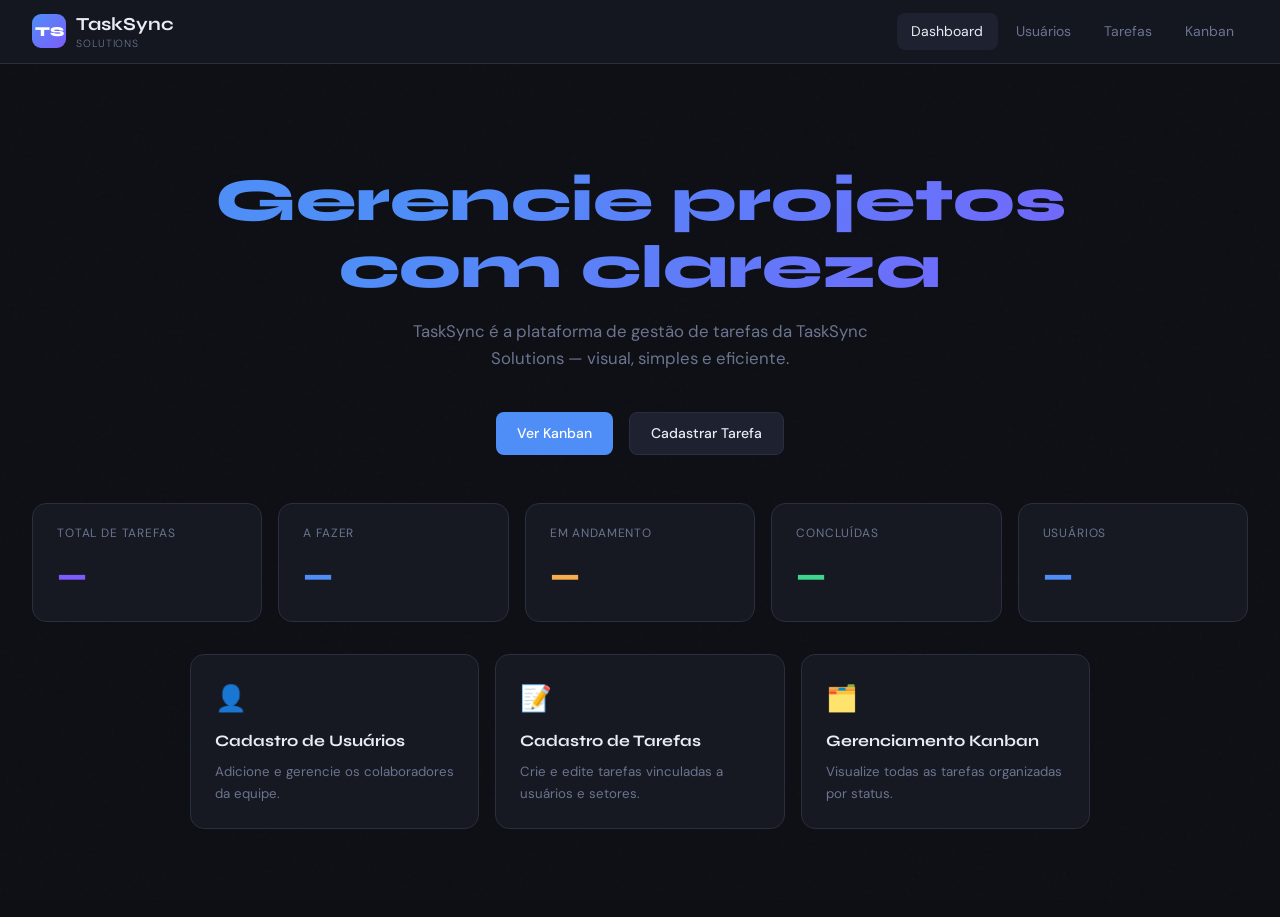
<file: index.html>
<!-- Davi de Assis Fabricio -->
<!DOCTYPE html>
<html lang="pt-BR">
<head>
  <meta charset="UTF-8" />
  <meta name="viewport" content="width=device-width, initial-scale=1.0" />
  <title>TaskSync — Dashboard</title>
  <link rel="stylesheet" href="frontend/css/style.css" />
  <style>
    .hero {
      text-align: center;
      padding: 4rem 2rem 3rem;
    }
    .hero h1 {
      font-family: var(--font-head);
      font-size: clamp(2.2rem, 5vw, 3.8rem);
      font-weight: 800;
      line-height: 1.1;
      background: linear-gradient(135deg, var(--accent) 30%, var(--accent-2));
      -webkit-background-clip: text;
      -webkit-text-fill-color: transparent;
      background-clip: text;
    }
    .hero p {
      color: var(--muted);
      max-width: 520px;
      margin: 1rem auto 2.5rem;
      font-size: 1.05rem;
    }
    .hero-actions { display: flex; gap: 1rem; justify-content: center; flex-wrap: wrap; }
    .quick-links  {
      display: grid;
      grid-template-columns: repeat(auto-fit, minmax(220px, 1fr));
      gap: 1rem;
      max-width: 900px;
      margin: 0 auto 3rem;
    }
    .quick-card {
      background: var(--surface);
      border: 1px solid var(--border);
      border-radius: var(--radius);
      padding: 1.5rem;
      text-decoration: none;
      color: var(--text);
      transition: border-color .2s, transform .2s;
      display: flex; flex-direction: column; gap: .5rem;
    }
    .quick-card:hover { border-color: var(--accent); transform: translateY(-3px); }
    .quick-card .icon { font-size: 1.6rem; }
    .quick-card h3 { font-family: var(--font-head); font-weight: 700; font-size: 1rem; }
    .quick-card p  { font-size: .83rem; color: var(--muted); }
  </style>
</head>
<body>

<!-- ── Navbar ── -->
<nav class="navbar">
  <a class="navbar-brand" href="index.html">
    <div class="logo-mark">TS</div>
    <div>
      <div class="brand-name">TaskSync</div>
      <div class="brand-tag">Solutions</div>
    </div>
  </a>
  <div class="nav-links">
    <a href="index.html"><span>Dashboard</span></a>
    <a href="frontend/usuarios.html"><span>Usuários</span></a>
    <a href="frontend/tarefas.html"><span>Tarefas</span></a>
    <a href="frontend/kanban.html"><span>Kanban</span></a>
  </div>
</nav>

<!-- ── Hero ── -->
<div class="page">
  <div class="hero">
    <h1>Gerencie projetos<br/>com clareza</h1>
    <p>TaskSync é a plataforma de gestão de tarefas da TaskSync Solutions — visual, simples e eficiente.</p>
    <div class="hero-actions">
      <a href="frontend/kanban.html" class="btn btn-primary">Ver Kanban</a>
      <a href="frontend/tarefas.html" class="btn btn-ghost">Cadastrar Tarefa</a>
    </div>
  </div>

  <!-- Stats -->
  <div class="stats-grid" id="stats-grid">
    <div class="stat-card"><div class="stat-label">Total de Tarefas</div><div class="stat-value purple" id="stat-total">—</div></div>
    <div class="stat-card"><div class="stat-label">A Fazer</div><div class="stat-value blue" id="stat-todo">—</div></div>
    <div class="stat-card"><div class="stat-label">Em Andamento</div><div class="stat-value orange" id="stat-doing">—</div></div>
    <div class="stat-card"><div class="stat-label">Concluídas</div><div class="stat-value green" id="stat-done">—</div></div>
    <div class="stat-card"><div class="stat-label">Usuários</div><div class="stat-value blue" id="stat-users">—</div></div>
  </div>

  <!-- Quick links -->
  <div class="quick-links">
    <a href="frontend/usuarios.html" class="quick-card">
      <div class="icon">👤</div>
      <h3>Cadastro de Usuários</h3>
      <p>Adicione e gerencie os colaboradores da equipe.</p>
    </a>
    <a href="frontend/tarefas.html" class="quick-card">
      <div class="icon">📝</div>
      <h3>Cadastro de Tarefas</h3>
      <p>Crie e edite tarefas vinculadas a usuários e setores.</p>
    </a>
    <a href="frontend/kanban.html" class="quick-card">
      <div class="icon">🗂️</div>
      <h3>Gerenciamento Kanban</h3>
      <p>Visualize todas as tarefas organizadas por status.</p>
    </a>
  </div>
</div>

<script src="frontend/js/utils.js"></script>
<script>
// index.html fica na raiz — corrige os caminhos relativos
API.usuarios = 'backend/api/usuarios.php';
API.tarefas  = 'backend/api/tarefas.php';

(async () => {
  const [tr, ur] = await Promise.all([
    apiFetch(API.tarefas),
    apiFetch(API.usuarios),
  ]);
  const tarefas = tr.data || [];
  const usuarios = ur.data || [];
  document.getElementById('stat-total').textContent = tarefas.length;
  document.getElementById('stat-todo').textContent  = tarefas.filter(t => t.status === 'a_fazer').length;
  document.getElementById('stat-doing').textContent = tarefas.filter(t => t.status === 'fazendo').length;
  document.getElementById('stat-done').textContent  = tarefas.filter(t => t.status === 'concluido').length;
  document.getElementById('stat-users').textContent = usuarios.length;
})();
</script>
</body>
</html>
</file>
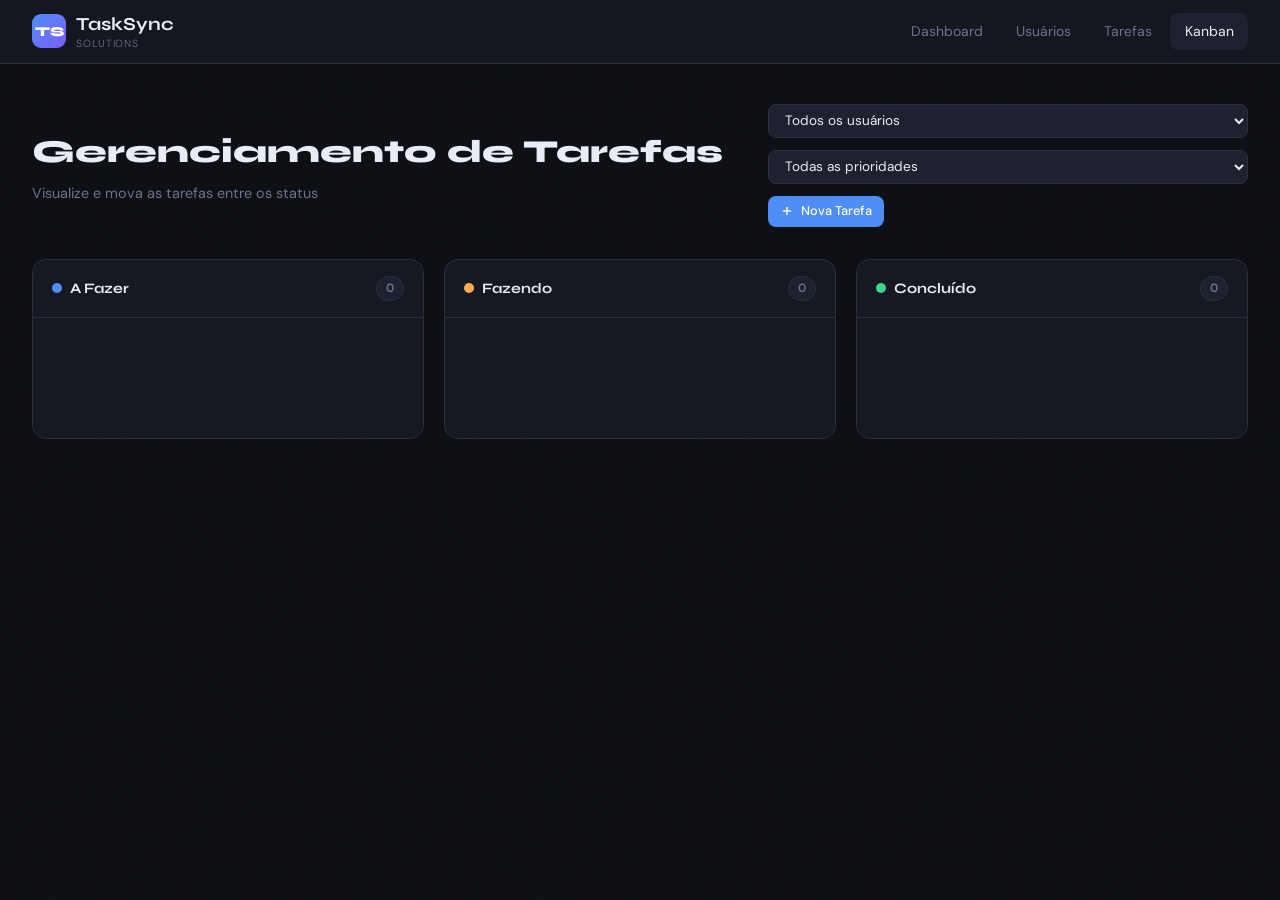
<file: frontend/kanban.html>
<!-- Davi de Assis Fabricio -->
<!DOCTYPE html>
<html lang="pt-BR">
<head>
  <meta charset="UTF-8" />
  <meta name="viewport" content="width=device-width, initial-scale=1.0" />
  <title>TaskSync — Kanban</title>
  <link rel="stylesheet" href="css/style.css" />
</head>
<body>

<nav class="navbar">
  <a class="navbar-brand" href="../index.html">
    <div class="logo-mark">TS</div>
    <div><div class="brand-name">TaskSync</div><div class="brand-tag">Solutions</div></div>
  </a>
  <div class="nav-links">
    <a href="../index.html">Dashboard</a>
    <a href="usuarios.html">Usuários</a>
    <a href="tarefas.html">Tarefas</a>
    <a href="kanban.html" class="active">Kanban</a>
  </div>
</nav>

<div class="page">
  <div class="page-header" style="display:flex;align-items:center;justify-content:space-between;flex-wrap:wrap;gap:1rem">
    <div>
      <h1>Gerenciamento de Tarefas</h1>
      <p>Visualize e mova as tarefas entre os status</p>
    </div>
    <div style="display:flex;gap:.75rem;align-items:center;flex-wrap:wrap">
      <select id="filtro-usuario" onchange="aplicarFiltro()" style="font-size:.85rem;padding:.4rem .75rem">
        <option value="">Todos os usuários</option>
      </select>
      <select id="filtro-prio" onchange="aplicarFiltro()" style="font-size:.85rem;padding:.4rem .75rem">
        <option value="">Todas as prioridades</option>
        <option value="alta">Alta</option>
        <option value="media">Média</option>
        <option value="baixa">Baixa</option>
      </select>
      <a href="tarefas.html" class="btn btn-primary btn-sm">
        <svg width="14" height="14" viewBox="0 0 24 24" fill="none" stroke="currentColor" stroke-width="2.5"><line x1="12" y1="5" x2="12" y2="19"/><line x1="5" y1="12" x2="19" y2="12"/></svg>
        Nova Tarefa
      </a>
    </div>
  </div>

  <div class="kanban">
    <!-- A Fazer -->
    <div class="kanban-col">
      <div class="kanban-header">
        <div class="kanban-title">
          <span class="kanban-dot dot-todo"></span>
          A Fazer
        </div>
        <span class="kanban-count" id="cnt-todo">0</span>
      </div>
      <div class="kanban-body" id="col-todo"></div>
    </div>

    <!-- Fazendo -->
    <div class="kanban-col">
      <div class="kanban-header">
        <div class="kanban-title">
          <span class="kanban-dot dot-doing"></span>
          Fazendo
        </div>
        <span class="kanban-count" id="cnt-doing">0</span>
      </div>
      <div class="kanban-body" id="col-doing"></div>
    </div>

    <!-- Concluído -->
    <div class="kanban-col">
      <div class="kanban-header">
        <div class="kanban-title">
          <span class="kanban-dot dot-done"></span>
          Concluído
        </div>
        <span class="kanban-count" id="cnt-done">0</span>
      </div>
      <div class="kanban-body" id="col-done"></div>
    </div>
  </div>
</div>

<!-- Modal editar tarefa -->
<div class="modal-backdrop" id="modal-edit" style="display:none">
  <div class="modal">
    <div class="modal-header">
      <h2>Editar Tarefa</h2>
      <button class="modal-close" onclick="closeModal()">✕</button>
    </div>
    <div class="form-grid">
      <div>
        <label for="e-usuario_id">Responsável</label>
        <select id="e-usuario_id"></select>
      </div>
      <div>
        <label for="e-descricao">Descrição</label>
        <textarea id="e-descricao"></textarea>
      </div>
      <div class="form-row">
        <div>
          <label for="e-setor">Setor</label>
          <input type="text" id="e-setor" />
        </div>
        <div>
          <label for="e-prioridade">Prioridade</label>
          <select id="e-prioridade">
            <option value="baixa">🟢 Baixa</option>
            <option value="media">🟡 Média</option>
            <option value="alta">🔴 Alta</option>
          </select>
        </div>
      </div>
    </div>
    <div class="modal-footer">
      <button class="btn btn-ghost" onclick="closeModal()">Cancelar</button>
      <button class="btn btn-primary" onclick="confirmarEdit()">Salvar</button>
    </div>
  </div>
</div>

<!-- Modal excluir -->
<div class="modal-backdrop" id="modal-delete" style="display:none">
  <div class="modal">
    <div class="modal-header">
      <h2>Confirmar exclusão</h2>
      <button class="modal-close" onclick="closeDelete()">✕</button>
    </div>
    <p style="color:var(--muted);font-size:.9rem">Esta ação é irreversível. Confirma a exclusão da tarefa?</p>
    <div class="modal-footer">
      <button class="btn btn-ghost" onclick="closeDelete()">Cancelar</button>
      <button class="btn btn-danger" onclick="confirmarDelete()">Excluir</button>
    </div>
  </div>
</div>

<script src="js/utils.js"></script>
<script>
let tarefas  = [];
let usuarios = [];
let editId   = null;
let deleteId = null;

async function init() {
  const [tr, ur] = await Promise.all([apiFetch(API.tarefas), apiFetch(API.usuarios)]);
  tarefas  = tr.data  || [];
  usuarios = ur.data  || [];

  // Preencher filtro de usuário
  const sel = document.getElementById('filtro-usuario');
  sel.innerHTML = `<option value="">Todos os usuários</option>` +
    usuarios.map(u => `<option value="${u.id}">${u.nome}</option>`).join('');

  // Preencher select de edição
  document.getElementById('e-usuario_id').innerHTML =
    usuarios.map(u => `<option value="${u.id}">${u.nome} — ${u.setor}</option>`).join('');

  renderKanban(tarefas);
}

function aplicarFiltro() {
  const uid  = document.getElementById('filtro-usuario').value;
  const prio = document.getElementById('filtro-prio').value;
  let lista  = tarefas;
  if (uid)  lista = lista.filter(t => t.usuario_id == uid);
  if (prio) lista = lista.filter(t => t.prioridade === prio);
  renderKanban(lista);
}

function renderKanban(lista) {
  const groups = { a_fazer: [], fazendo: [], concluido: [] };
  lista.forEach(t => (groups[t.status] ??= []).push(t));

  renderCol('col-todo',  'cnt-todo',  groups.a_fazer);
  renderCol('col-doing', 'cnt-doing', groups.fazendo);
  renderCol('col-done',  'cnt-done',  groups.concluido);
}

function renderCol(colId, cntId, items) {
  document.getElementById(cntId).textContent = items.length;
  const col = document.getElementById(colId);
  if (!items.length) {
    col.innerHTML = `
      <div class="empty-state">
        <svg width="32" height="32" viewBox="0 0 24 24" fill="none" stroke="currentColor" stroke-width="1.5"><rect x="3" y="3" width="18" height="18" rx="2"/><line x1="9" y1="9" x2="15" y2="9"/><line x1="9" y1="13" x2="13" y2="13"/></svg>
        <p>Nenhuma tarefa aqui</p>
      </div>`;
    return;
  }
  col.innerHTML = items.map(t => `
    <div class="task-card ${t.prioridade}">
      <div class="task-top">
        <div class="task-desc">${t.descricao}</div>
        <span class="badge badge-${t.prioridade}">${prioLabel(t.prioridade)}</span>
      </div>
      <div class="task-meta">
        <span>
          <svg width="11" height="11" viewBox="0 0 24 24" fill="none" stroke="currentColor" stroke-width="2.5"><path d="M20 21v-2a4 4 0 0 0-4-4H8a4 4 0 0 0-4 4v2"/><circle cx="12" cy="7" r="4"/></svg>
          ${t.usuario_nome}
        </span>
        <span>
          <svg width="11" height="11" viewBox="0 0 24 24" fill="none" stroke="currentColor" stroke-width="2.5"><rect x="2" y="3" width="20" height="14" rx="2"/><line x1="8" y1="21" x2="16" y2="21"/><line x1="12" y1="17" x2="12" y2="21"/></svg>
          ${t.setor}
        </span>
        <span>
          <svg width="11" height="11" viewBox="0 0 24 24" fill="none" stroke="currentColor" stroke-width="2.5"><rect x="3" y="4" width="18" height="18" rx="2"/><line x1="16" y1="2" x2="16" y2="6"/><line x1="8" y1="2" x2="8" y2="6"/><line x1="3" y1="10" x2="21" y2="10"/></svg>
          ${formatDate(t.criado_em)}
        </span>
        <span style="color:var(--muted);font-size:.68rem">#${t.id}</span>
      </div>
      <div class="task-actions">
        <select class="status-select" onchange="alterarStatus(${t.id}, this.value)">
          <option value="a_fazer"   ${t.status==='a_fazer'   ?'selected':''}>A Fazer</option>
          <option value="fazendo"   ${t.status==='fazendo'   ?'selected':''}>Fazendo</option>
          <option value="concluido" ${t.status==='concluido' ?'selected':''}>Concluído</option>
        </select>
        <button class="btn btn-ghost btn-sm" onclick="editarTarefa(${t.id})" title="Editar">
          <svg width="13" height="13" viewBox="0 0 24 24" fill="none" stroke="currentColor" stroke-width="2.5"><path d="M11 4H4a2 2 0 0 0-2 2v14a2 2 0 0 0 2 2h14a2 2 0 0 0 2-2v-7"/><path d="M18.5 2.5a2.121 2.121 0 0 1 3 3L12 15l-4 1 1-4 9.5-9.5z"/></svg>
        </button>
        <button class="btn btn-ghost btn-sm" onclick="confirmarExclusao(${t.id})" title="Excluir">
          <svg width="13" height="13" viewBox="0 0 24 24" fill="none" stroke="currentColor" stroke-width="2.5"><polyline points="3 6 5 6 21 6"/><path d="M19 6l-1 14H6L5 6"/></svg>
        </button>
      </div>
    </div>
  `).join('');
}

async function alterarStatus(id, status) {
  const r = await apiFetch(API.tarefas + '?id=' + id, {
    method: 'PUT',
    body: JSON.stringify({ status }),
  });
  if (r.success) {
    const t = tarefas.find(x => x.id == id);
    if (t) t.status = status;
    aplicarFiltro();
    toast('Status atualizado!');
  } else toast(r.message || 'Erro ao atualizar.', 'error');
}

function editarTarefa(id) {
  const t = tarefas.find(x => x.id == id);
  if (!t) return;
  editId = id;
  document.getElementById('e-usuario_id').value = t.usuario_id;
  document.getElementById('e-descricao').value   = t.descricao;
  document.getElementById('e-setor').value        = t.setor;
  document.getElementById('e-prioridade').value   = t.prioridade;
  document.getElementById('modal-edit').style.display = 'flex';
}

async function confirmarEdit() {
  const body = {
    usuario_id: document.getElementById('e-usuario_id').value,
    descricao:  document.getElementById('e-descricao').value.trim(),
    setor:      document.getElementById('e-setor').value.trim(),
    prioridade: document.getElementById('e-prioridade').value,
  };
  if (!body.descricao || !body.setor) { toast('Preencha todos os campos.','error'); return; }
  const r = await apiFetch(API.tarefas + '?id=' + editId, { method: 'PUT', body: JSON.stringify(body) });
  closeModal();
  if (r.success) { toast('Tarefa atualizada!'); await init(); aplicarFiltro(); }
  else toast(r.message || 'Erro.', 'error');
}

function confirmarExclusao(id) { deleteId = id; document.getElementById('modal-delete').style.display = 'flex'; }

async function confirmarDelete() {
  const r = await apiFetch(API.tarefas + '?id=' + deleteId, { method: 'DELETE' });
  closeDelete();
  if (r.success) { toast('Tarefa excluída.'); tarefas = tarefas.filter(t => t.id != deleteId); aplicarFiltro(); }
  else toast(r.message || 'Erro.', 'error');
}

function closeModal()  { document.getElementById('modal-edit').style.display   = 'none'; editId   = null; }
function closeDelete() { document.getElementById('modal-delete').style.display = 'none'; deleteId = null; }

init();
</script>
</body>
</html>
</file>
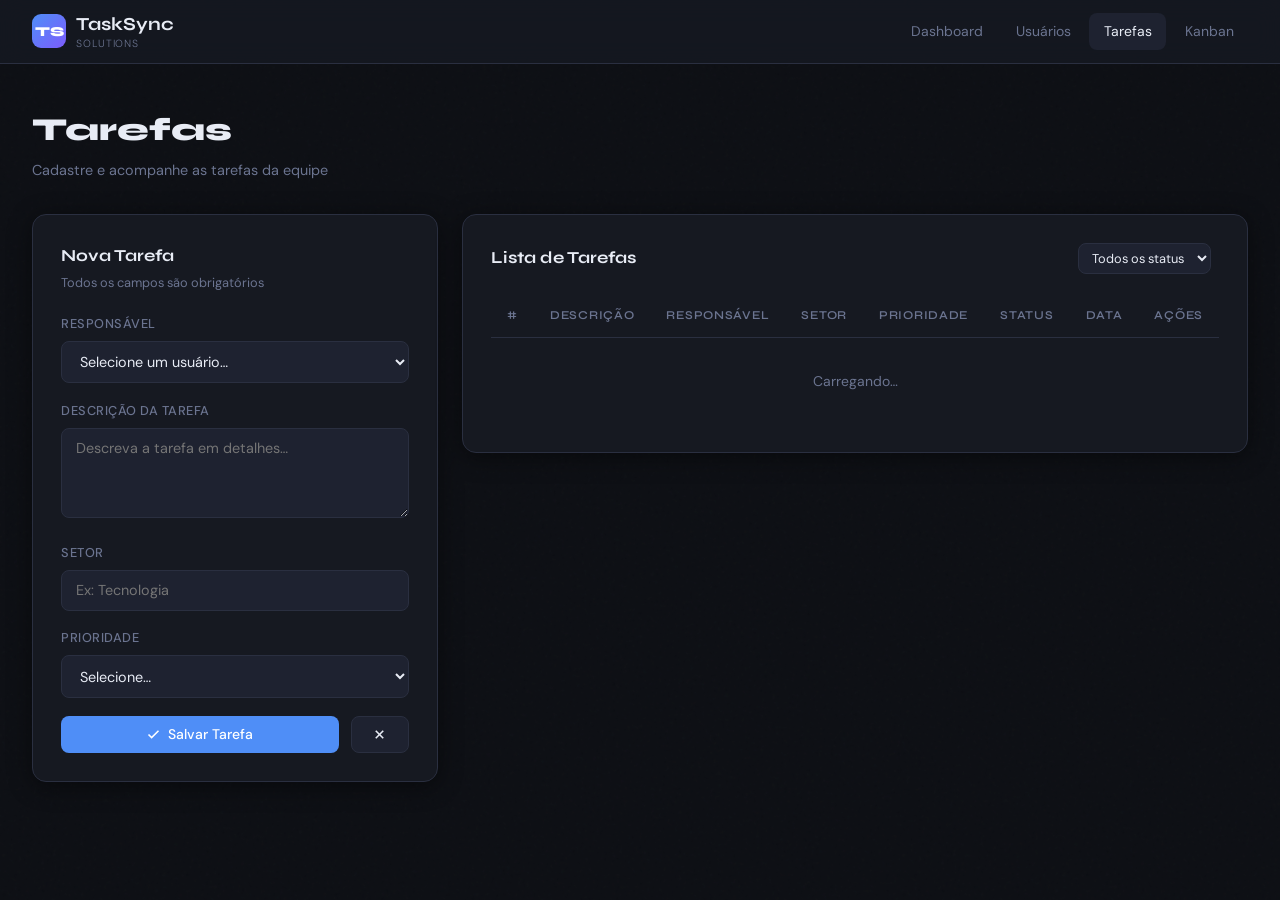
<file: frontend/tarefas.html>
<!-- Davi de Assis Fabricio -->
<!DOCTYPE html>
<html lang="pt-BR">
<head>
  <meta charset="UTF-8" />
  <meta name="viewport" content="width=device-width, initial-scale=1.0" />
  <title>TaskSync — Tarefas</title>
  <link rel="stylesheet" href="css/style.css" />
</head>
<body>

<nav class="navbar">
  <a class="navbar-brand" href="../index.html">
    <div class="logo-mark">TS</div>
    <div><div class="brand-name">TaskSync</div><div class="brand-tag">Solutions</div></div>
  </a>
  <div class="nav-links">
    <a href="../index.html">Dashboard</a>
    <a href="usuarios.html">Usuários</a>
    <a href="tarefas.html" class="active">Tarefas</a>
    <a href="kanban.html">Kanban</a>
  </div>
</nav>

<div class="page">
  <div class="page-header">
    <h1>Tarefas</h1>
    <p>Cadastre e acompanhe as tarefas da equipe</p>
  </div>

  <div style="display:grid;grid-template-columns:1fr 1.8fr;gap:1.5rem;align-items:start">

    <!-- Formulário -->
    <div class="card" id="form-card">
      <div style="margin-bottom:1.25rem">
        <h2 style="font-family:var(--font-head);font-weight:700;font-size:1.05rem" id="form-title">Nova Tarefa</h2>
        <p style="font-size:.8rem;color:var(--muted);margin-top:.2rem">Todos os campos são obrigatórios</p>
      </div>

      <div class="form-grid">
        <div>
          <label for="usuario_id">Responsável</label>
          <select id="usuario_id" required>
            <option value="">Selecione um usuário…</option>
          </select>
        </div>
        <div>
          <label for="descricao">Descrição da tarefa</label>
          <textarea id="descricao" placeholder="Descreva a tarefa em detalhes…" required></textarea>
        </div>
        <div class="form-row">
          <div>
            <label for="setor">Setor</label>
            <input type="text" id="setor" placeholder="Ex: Tecnologia" required />
          </div>
          <div>
            <label for="prioridade">Prioridade</label>
            <select id="prioridade" required>
              <option value="">Selecione…</option>
              <option value="baixa">🟢 Baixa</option>
              <option value="media">🟡 Média</option>
              <option value="alta">🔴 Alta</option>
            </select>
          </div>
        </div>
        <div style="display:flex;gap:.75rem">
          <button class="btn btn-primary btn-full" id="btn-salvar" onclick="salvarTarefa()">
            <svg width="15" height="15" viewBox="0 0 24 24" fill="none" stroke="currentColor" stroke-width="2.5"><polyline points="20 6 9 17 4 12"/></svg>
            Salvar Tarefa
          </button>
          <button class="btn btn-ghost" onclick="resetForm()" title="Limpar">
            <svg width="15" height="15" viewBox="0 0 24 24" fill="none" stroke="currentColor" stroke-width="2.5"><line x1="18" y1="6" x2="6" y2="18"/><line x1="6" y1="6" x2="18" y2="18"/></svg>
          </button>
        </div>
      </div>
    </div>

    <!-- Lista de tarefas -->
    <div class="card">
      <div style="display:flex;align-items:center;justify-content:space-between;margin-bottom:1.25rem;flex-wrap:wrap;gap:.5rem">
        <h2 style="font-family:var(--font-head);font-weight:700;font-size:1.05rem">Lista de Tarefas</h2>
        <div style="display:flex;gap:.5rem;align-items:center">
          <select id="filtro-status" onchange="aplicarFiltro()" style="font-size:.8rem;padding:.3rem .6rem">
            <option value="">Todos os status</option>
            <option value="a_fazer">A Fazer</option>
            <option value="fazendo">Fazendo</option>
            <option value="concluido">Concluído</option>
          </select>
          <span id="task-count" style="font-size:.8rem;color:var(--muted)"></span>
        </div>
      </div>
      <div class="table-wrap">
        <table>
          <thead>
            <tr>
              <th>#</th>
              <th>Descrição</th>
              <th>Responsável</th>
              <th>Setor</th>
              <th>Prioridade</th>
              <th>Status</th>
              <th>Data</th>
              <th>Ações</th>
            </tr>
          </thead>
          <tbody id="tasks-tbody">
            <tr><td colspan="8" style="text-align:center;color:var(--muted);padding:2rem">Carregando…</td></tr>
          </tbody>
        </table>
      </div>
    </div>

  </div>
</div>

<!-- Modal editar tarefa -->
<div class="modal-backdrop" id="modal-edit" style="display:none">
  <div class="modal">
    <div class="modal-header">
      <h2>Editar Tarefa</h2>
      <button class="modal-close" onclick="closeModal('modal-edit')">✕</button>
    </div>
    <div class="form-grid">
      <div>
        <label for="e-usuario_id">Responsável</label>
        <select id="e-usuario_id"></select>
      </div>
      <div>
        <label for="e-descricao">Descrição</label>
        <textarea id="e-descricao"></textarea>
      </div>
      <div class="form-row">
        <div>
          <label for="e-setor">Setor</label>
          <input type="text" id="e-setor" />
        </div>
        <div>
          <label for="e-prioridade">Prioridade</label>
          <select id="e-prioridade">
            <option value="baixa">🟢 Baixa</option>
            <option value="media">🟡 Média</option>
            <option value="alta">🔴 Alta</option>
          </select>
        </div>
      </div>
    </div>
    <div class="modal-footer">
      <button class="btn btn-ghost" onclick="closeModal('modal-edit')">Cancelar</button>
      <button class="btn btn-primary" onclick="confirmarEdit()">Salvar alterações</button>
    </div>
  </div>
</div>

<!-- Modal excluir -->
<div class="modal-backdrop" id="modal-delete" style="display:none">
  <div class="modal">
    <div class="modal-header">
      <h2>Confirmar exclusão</h2>
      <button class="modal-close" onclick="closeModal('modal-delete')">✕</button>
    </div>
    <p style="color:var(--muted);font-size:.9rem">Tem certeza que deseja excluir esta tarefa? Esta ação não pode ser desfeita.</p>
    <div class="modal-footer">
      <button class="btn btn-ghost" onclick="closeModal('modal-delete')">Cancelar</button>
      <button class="btn btn-danger" onclick="confirmarDelete()">Excluir</button>
    </div>
  </div>
</div>

<script src="js/utils.js"></script>
<script>
let tarefas   = [];
let usuarios  = [];
let editId    = null;
let deleteId  = null;

async function init() {
  const [tr, ur] = await Promise.all([apiFetch(API.tarefas), apiFetch(API.usuarios)]);
  tarefas  = tr.data  || [];
  usuarios = ur.data  || [];
  popularSelect('usuario_id', usuarios);
  popularSelect('e-usuario_id', usuarios);
  renderTable(tarefas);
}

function popularSelect(id, lista) {
  const el = document.getElementById(id);
  el.innerHTML = id.startsWith('e-')
    ? lista.map(u => `<option value="${u.id}">${u.nome} — ${u.setor}</option>`).join('')
    : `<option value="">Selecione um usuário…</option>` + lista.map(u => `<option value="${u.id}">${u.nome} — ${u.setor}</option>`).join('');
}

function aplicarFiltro() {
  const f = document.getElementById('filtro-status').value;
  renderTable(f ? tarefas.filter(t => t.status === f) : tarefas);
}

function renderTable(lista) {
  const tbody = document.getElementById('tasks-tbody');
  document.getElementById('task-count').textContent = `${lista.length} tarefa(s)`;
  if (!lista.length) {
    tbody.innerHTML = `<tr><td colspan="8" style="text-align:center;color:var(--muted);padding:2rem">Nenhuma tarefa encontrada</td></tr>`;
    return;
  }
  tbody.innerHTML = lista.map(t => `
    <tr>
      <td style="color:var(--muted);font-size:.78rem">#${t.id}</td>
      <td style="max-width:200px;font-size:.875rem">${t.descricao}</td>
      <td style="font-size:.84rem">${t.usuario_nome}</td>
      <td style="font-size:.84rem">${t.setor}</td>
      <td><span class="badge badge-${t.prioridade}">${prioLabel(t.prioridade)}</span></td>
      <td style="font-size:.84rem">${statusLabel(t.status)}</td>
      <td style="font-size:.78rem;color:var(--muted)">${formatDate(t.criado_em)}</td>
      <td>
        <div style="display:flex;gap:.3rem">
          <button class="btn btn-ghost btn-sm" onclick="editarTarefa(${t.id})" title="Editar">
            <svg width="13" height="13" viewBox="0 0 24 24" fill="none" stroke="currentColor" stroke-width="2.5"><path d="M11 4H4a2 2 0 0 0-2 2v14a2 2 0 0 0 2 2h14a2 2 0 0 0 2-2v-7"/><path d="M18.5 2.5a2.121 2.121 0 0 1 3 3L12 15l-4 1 1-4 9.5-9.5z"/></svg>
          </button>
          <button class="btn btn-ghost btn-sm" onclick="deletarTarefa(${t.id})" title="Excluir">
            <svg width="13" height="13" viewBox="0 0 24 24" fill="none" stroke="currentColor" stroke-width="2.5"><polyline points="3 6 5 6 21 6"/><path d="M19 6l-1 14H6L5 6"/></svg>
          </button>
        </div>
      </td>
    </tr>
  `).join('');
}

async function salvarTarefa() {
  const usuario_id = document.getElementById('usuario_id').value;
  const descricao  = document.getElementById('descricao').value.trim();
  const setor      = document.getElementById('setor').value.trim();
  const prioridade = document.getElementById('prioridade').value;
  if (!usuario_id || !descricao || !setor || !prioridade) {
    toast('Preencha todos os campos.', 'error'); return;
  }
  const r = await apiFetch(API.tarefas, { method: 'POST', body: JSON.stringify({ usuario_id, descricao, setor, prioridade }) });
  if (r.success) { toast('Tarefa cadastrada!'); resetForm(); await init(); }
  else toast(r.message || 'Erro ao salvar.', 'error');
}

function editarTarefa(id) {
  const t = tarefas.find(x => x.id == id);
  if (!t) return;
  editId = id;
  document.getElementById('e-usuario_id').value = t.usuario_id;
  document.getElementById('e-descricao').value   = t.descricao;
  document.getElementById('e-setor').value        = t.setor;
  document.getElementById('e-prioridade').value   = t.prioridade;
  document.getElementById('modal-edit').style.display = 'flex';
}

async function confirmarEdit() {
  const body = {
    usuario_id: document.getElementById('e-usuario_id').value,
    descricao:  document.getElementById('e-descricao').value.trim(),
    setor:      document.getElementById('e-setor').value.trim(),
    prioridade: document.getElementById('e-prioridade').value,
  };
  if (!body.usuario_id || !body.descricao || !body.setor || !body.prioridade) {
    toast('Preencha todos os campos.', 'error'); return;
  }
  const r = await apiFetch(API.tarefas + '?id=' + editId, { method: 'PUT', body: JSON.stringify(body) });
  closeModal('modal-edit');
  if (r.success) { toast('Tarefa atualizada!'); await init(); }
  else toast(r.message || 'Erro ao atualizar.', 'error');
}

function deletarTarefa(id) { deleteId = id; document.getElementById('modal-delete').style.display = 'flex'; }

async function confirmarDelete() {
  const r = await apiFetch(API.tarefas + '?id=' + deleteId, { method: 'DELETE' });
  closeModal('modal-delete');
  if (r.success) { toast('Tarefa excluída.'); await init(); }
  else toast(r.message || 'Erro ao excluir.', 'error');
}

function closeModal(id) { document.getElementById(id).style.display = 'none'; editId = null; deleteId = null; }

function resetForm() {
  document.getElementById('usuario_id').value = '';
  document.getElementById('descricao').value  = '';
  document.getElementById('setor').value      = '';
  document.getElementById('prioridade').value = '';
}

init();
</script>
</body>
</html>
</file>
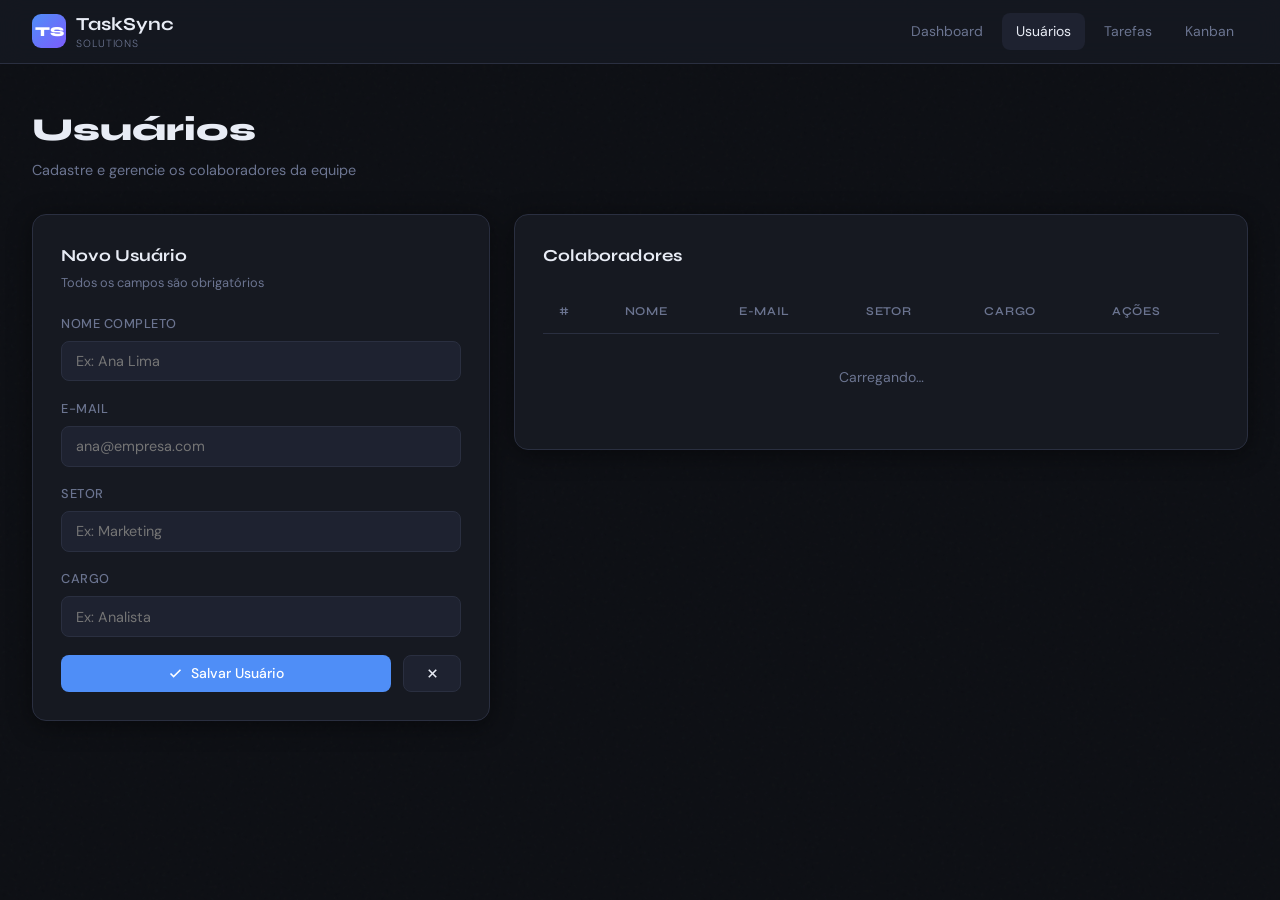
<file: frontend/usuarios.html>
<!-- Davi de Assis Fabricio -->
<!DOCTYPE html>
<html lang="pt-BR">
<head>
  <meta charset="UTF-8" />
  <meta name="viewport" content="width=device-width, initial-scale=1.0" />
  <title>TaskSync — Usuários</title>
  <link rel="stylesheet" href="css/style.css" />
</head>
<body>

<nav class="navbar">
  <a class="navbar-brand" href="../index.html">
    <div class="logo-mark">TS</div>
    <div><div class="brand-name">TaskSync</div><div class="brand-tag">Solutions</div></div>
  </a>
  <div class="nav-links">
    <a href="../index.html">Dashboard</a>
    <a href="usuarios.html" class="active">Usuários</a>
    <a href="tarefas.html">Tarefas</a>
    <a href="kanban.html">Kanban</a>
  </div>
</nav>

<div class="page">
  <div class="page-header">
    <h1>Usuários</h1>
    <p>Cadastre e gerencie os colaboradores da equipe</p>
  </div>

  <div style="display:grid;grid-template-columns:1fr 1.6fr;gap:1.5rem;align-items:start">

    <!-- Formulário -->
    <div class="card">
      <div style="margin-bottom:1.25rem">
        <h2 style="font-family:var(--font-head);font-weight:700;font-size:1.05rem" id="form-title">Novo Usuário</h2>
        <p style="font-size:.8rem;color:var(--muted);margin-top:.2rem">Todos os campos são obrigatórios</p>
      </div>

      <div class="form-grid" id="user-form">
        <div>
          <label for="nome">Nome completo</label>
          <input type="text" id="nome" placeholder="Ex: Ana Lima" required />
        </div>
        <div>
          <label for="email">E-mail</label>
          <input type="email" id="email" placeholder="ana@empresa.com" required />
        </div>
        <div class="form-row">
          <div>
            <label for="setor">Setor</label>
            <input type="text" id="setor" placeholder="Ex: Marketing" required />
          </div>
          <div>
            <label for="cargo">Cargo</label>
            <input type="text" id="cargo" placeholder="Ex: Analista" required />
          </div>
        </div>
        <div style="display:flex;gap:.75rem">
          <button class="btn btn-primary btn-full" onclick="salvarUsuario()">
            <svg width="15" height="15" viewBox="0 0 24 24" fill="none" stroke="currentColor" stroke-width="2.5"><polyline points="20 6 9 17 4 12"/></svg>
            Salvar Usuário
          </button>
          <button class="btn btn-ghost" onclick="resetForm()" title="Limpar">
            <svg width="15" height="15" viewBox="0 0 24 24" fill="none" stroke="currentColor" stroke-width="2.5"><line x1="18" y1="6" x2="6" y2="18"/><line x1="6" y1="6" x2="18" y2="18"/></svg>
          </button>
        </div>
      </div>
    </div>

    <!-- Lista de usuários -->
    <div class="card">
      <div style="display:flex;align-items:center;justify-content:space-between;margin-bottom:1.25rem">
        <h2 style="font-family:var(--font-head);font-weight:700;font-size:1.05rem">Colaboradores</h2>
        <span id="user-count" style="font-size:.8rem;color:var(--muted)"></span>
      </div>
      <div class="table-wrap">
        <table>
          <thead>
            <tr>
              <th>#</th>
              <th>Nome</th>
              <th>E-mail</th>
              <th>Setor</th>
              <th>Cargo</th>
              <th>Ações</th>
            </tr>
          </thead>
          <tbody id="users-tbody">
            <tr><td colspan="6" style="text-align:center;color:var(--muted);padding:2rem">Carregando…</td></tr>
          </tbody>
        </table>
      </div>
    </div>

  </div>
</div>

<!-- Modal confirmar exclusão -->
<div class="modal-backdrop" id="modal-delete" style="display:none">
  <div class="modal">
    <div class="modal-header">
      <h2>Confirmar exclusão</h2>
      <button class="modal-close" onclick="closeModal()">✕</button>
    </div>
    <p style="color:var(--muted);font-size:.9rem">Tem certeza que deseja excluir este usuário? Todas as tarefas vinculadas também serão excluídas.</p>
    <div class="modal-footer">
      <button class="btn btn-ghost" onclick="closeModal()">Cancelar</button>
      <button class="btn btn-danger" onclick="confirmarDelete()">Excluir</button>
    </div>
  </div>
</div>

<script src="js/utils.js"></script>
<script>
let usuarios = [];
let deleteId  = null;

async function carregarUsuarios() {
  const r = await apiFetch(API.usuarios);
  usuarios = r.data || [];
  renderTable();
}

function renderTable() {
  const tbody = document.getElementById('users-tbody');
  document.getElementById('user-count').textContent = `${usuarios.length} cadastrado(s)`;
  if (!usuarios.length) {
    tbody.innerHTML = `<tr><td colspan="6" style="text-align:center;color:var(--muted);padding:2rem">Nenhum usuário cadastrado</td></tr>`;
    return;
  }
  tbody.innerHTML = usuarios.map(u => `
    <tr>
      <td style="color:var(--muted);font-size:.8rem">#${u.id}</td>
      <td style="font-weight:500">${u.nome}</td>
      <td style="color:var(--muted);font-size:.85rem">${u.email}</td>
      <td>${u.setor}</td>
      <td>${u.cargo}</td>
      <td>
        <div style="display:flex;gap:.35rem">
          <button class="btn btn-ghost btn-sm" onclick="deletarUsuario(${u.id})">
            <svg width="13" height="13" viewBox="0 0 24 24" fill="none" stroke="currentColor" stroke-width="2.5"><polyline points="3 6 5 6 21 6"/><path d="M19 6l-1 14H6L5 6"/><path d="M10 11v6M14 11v6"/></svg>
          </button>
        </div>
      </td>
    </tr>
  `).join('');
}

async function salvarUsuario() {
  const nome  = document.getElementById('nome').value.trim();
  const email = document.getElementById('email').value.trim();
  const setor = document.getElementById('setor').value.trim();
  const cargo = document.getElementById('cargo').value.trim();

  if (!nome || !email || !setor || !cargo) {
    toast('Preencha todos os campos obrigatórios.', 'error'); return;
  }

  const r = await apiFetch(API.usuarios, {
    method: 'POST',
    body: JSON.stringify({ nome, email, setor, cargo }),
  });

  if (r.success) {
    toast('Usuário cadastrado com sucesso!');
    resetForm();
    carregarUsuarios();
  } else {
    toast(r.message || 'Erro ao salvar.', 'error');
  }
}

function deletarUsuario(id) { deleteId = id; document.getElementById('modal-delete').style.display = 'flex'; }
function closeModal()       { document.getElementById('modal-delete').style.display = 'none'; deleteId = null; }

async function confirmarDelete() {
  if (!deleteId) return;
  const r = await apiFetch(API.usuarios + '?id=' + deleteId, { method: 'DELETE' });
  closeModal();
  if (r.success) { toast('Usuário excluído.'); carregarUsuarios(); }
  else toast(r.message || 'Erro ao excluir.', 'error');
}

function resetForm() {
  ['nome','email','setor','cargo'].forEach(id => document.getElementById(id).value = '');
}

carregarUsuarios();
</script>
</body>
</html>
</file>
<file: frontend/css/style.css>
/* Davi de Assis Fabricio */
@import url('https://fonts.googleapis.com/css2?family=Syne:wght@400;600;700;800&family=DM+Sans:ital,wght@0,300;0,400;0,500;1,300&display=swap');

/* ── Design tokens ── */
:root {
  --bg:          #0d0f14;
  --surface:     #161921;
  --surface-2:   #1e2230;
  --border:      #2a2f40;
  --accent:      #4f8ef7;
  --accent-2:    #7c5cfc;
  --danger:      #f75f5f;
  --success:     #3dd68c;
  --warn:        #f7ac4f;
  --text:        #e8ecf5;
  --muted:       #6b7490;
  --radius:      14px;
  --radius-sm:   8px;
  --shadow:      0 4px 24px rgba(0,0,0,.45);
  --todo:        #4f8ef7;
  --doing:       #f7ac4f;
  --done:        #3dd68c;
  --font-head:   'Syne', sans-serif;
  --font-body:   'DM Sans', sans-serif;
}

*, *::before, *::after { box-sizing: border-box; margin: 0; padding: 0; }

html { font-size: 16px; scroll-behavior: smooth; }

body {
  background: var(--bg);
  color: var(--text);
  font-family: var(--font-body);
  font-weight: 400;
  line-height: 1.6;
  min-height: 100vh;
}

/* ── Noise overlay ── */
body::before {
  content: '';
  position: fixed; inset: 0;
  background-image: url("data:image/svg+xml,%3Csvg viewBox='0 0 256 256' xmlns='http://www.w3.org/2000/svg'%3E%3Cfilter id='n'%3E%3CfeTurbulence type='fractalNoise' baseFrequency='0.9' numOctaves='4'/%3E%3C/filter%3E%3Crect width='100%25' height='100%25' filter='url(%23n)' opacity='0.04'/%3E%3C/svg%3E");
  pointer-events: none; z-index: 0; opacity: .5;
}

/* ── Navbar ── */
.navbar {
  display: flex; align-items: center; justify-content: space-between;
  padding: 0 2rem;
  height: 64px;
  background: rgba(22,25,33,.85);
  backdrop-filter: blur(12px);
  border-bottom: 1px solid var(--border);
  position: sticky; top: 0; z-index: 100;
}

.navbar-brand {
  display: flex; align-items: center; gap: .65rem;
  text-decoration: none; color: var(--text);
}

.logo-mark {
  width: 34px; height: 34px;
  background: linear-gradient(135deg, var(--accent), var(--accent-2));
  border-radius: 9px;
  display: grid; place-items: center;
  font-family: var(--font-head); font-weight: 800; font-size: .85rem; color: #fff;
  letter-spacing: -.5px;
}

.brand-name { font-family: var(--font-head); font-weight: 700; font-size: 1.15rem; }
.brand-tag  { font-size: .65rem; color: var(--muted); font-weight: 300; letter-spacing: .08em; text-transform: uppercase; margin-top: -4px; }

.nav-links { display: flex; align-items: center; gap: .25rem; }
.nav-links a {
  padding: .45rem .9rem;
  border-radius: var(--radius-sm);
  text-decoration: none;
  color: var(--muted);
  font-size: .875rem;
  transition: color .2s, background .2s;
}
.nav-links a:hover, .nav-links a.active { color: var(--text); background: var(--surface-2); }

/* ── Main layout ── */
.page { padding: 2.5rem 2rem; max-width: 1280px; margin: 0 auto; position: relative; z-index: 1; }

.page-header { margin-bottom: 2rem; }
.page-header h1 { font-family: var(--font-head); font-size: 2rem; font-weight: 800; }
.page-header p  { color: var(--muted); font-size: .9rem; margin-top: .25rem; }

/* ── Cards / Forms ── */
.card {
  background: var(--surface);
  border: 1px solid var(--border);
  border-radius: var(--radius);
  padding: 1.75rem;
  box-shadow: var(--shadow);
}

.form-grid { display: grid; gap: 1.1rem; }
.form-row  { display: grid; gap: 1.1rem; grid-template-columns: repeat(auto-fit, minmax(200px, 1fr)); }

label      { display: block; font-size: .8rem; font-weight: 500; color: var(--muted); margin-bottom: .4rem; letter-spacing: .04em; text-transform: uppercase; }

input, select, textarea {
  width: 100%;
  background: var(--surface-2);
  border: 1px solid var(--border);
  border-radius: var(--radius-sm);
  color: var(--text);
  font-family: var(--font-body);
  font-size: .9rem;
  padding: .65rem .9rem;
  transition: border-color .2s, box-shadow .2s;
  outline: none;
}
input:focus, select:focus, textarea:focus {
  border-color: var(--accent);
  box-shadow: 0 0 0 3px rgba(79,142,247,.15);
}
select option { background: var(--surface-2); }
textarea      { resize: vertical; min-height: 90px; }

/* ── Buttons ── */
.btn {
  display: inline-flex; align-items: center; gap: .45rem;
  padding: .6rem 1.3rem;
  border-radius: var(--radius-sm);
  border: none; cursor: pointer;
  font-family: var(--font-body); font-size: .875rem; font-weight: 500;
  transition: opacity .2s, transform .15s, box-shadow .2s;
  text-decoration: none;
}
.btn:hover  { opacity: .88; transform: translateY(-1px); }
.btn:active { transform: translateY(0); }

.btn-primary  { background: var(--accent);   color: #fff; }
.btn-accent   { background: var(--accent-2); color: #fff; }
.btn-danger   { background: var(--danger);   color: #fff; }
.btn-ghost    { background: var(--surface-2); color: var(--text); border: 1px solid var(--border); }
.btn-sm       { padding: .35rem .75rem; font-size: .8rem; }
.btn-full     { width: 100%; justify-content: center; }

/* ── Badges ── */
.badge {
  display: inline-block;
  padding: .2rem .6rem;
  border-radius: 999px;
  font-size: .7rem; font-weight: 600; letter-spacing: .04em; text-transform: uppercase;
}
.badge-alta   { background: rgba(247,95,95,.15);  color: var(--danger); }
.badge-media  { background: rgba(247,172,79,.15); color: var(--warn); }
.badge-baixa  { background: rgba(61,214,140,.15); color: var(--success); }

/* ── Alert / Toast ── */
.toast-container { position: fixed; bottom: 1.5rem; right: 1.5rem; z-index: 999; display: flex; flex-direction: column; gap: .5rem; }
.toast {
  padding: .75rem 1.2rem;
  border-radius: var(--radius-sm);
  font-size: .875rem;
  animation: slideIn .3s ease;
  max-width: 320px;
  box-shadow: var(--shadow);
}
.toast-success { background: var(--success); color: #0d2a1e; }
.toast-error   { background: var(--danger);  color: #fff; }

@keyframes slideIn { from { transform: translateX(110%); opacity: 0; } to { transform: translateX(0); opacity: 1; } }
@keyframes fadeOut { to { opacity: 0; transform: translateX(110%); } }

/* ── Kanban board ── */
.kanban {
  display: grid;
  grid-template-columns: repeat(3, 1fr);
  gap: 1.25rem;
  align-items: start;
}

.kanban-col {
  background: var(--surface);
  border: 1px solid var(--border);
  border-radius: var(--radius);
  overflow: hidden;
}

.kanban-header {
  display: flex; align-items: center; justify-content: space-between;
  padding: 1rem 1.2rem;
  border-bottom: 1px solid var(--border);
}
.kanban-title {
  font-family: var(--font-head); font-weight: 700; font-size: .9rem;
  display: flex; align-items: center; gap: .5rem;
}
.kanban-dot { width: 10px; height: 10px; border-radius: 50%; flex-shrink: 0; }
.dot-todo   { background: var(--todo); }
.dot-doing  { background: var(--doing); }
.dot-done   { background: var(--done); }
.kanban-count {
  font-size: .75rem; font-weight: 600;
  background: var(--surface-2);
  border: 1px solid var(--border);
  border-radius: 999px;
  padding: .1rem .55rem;
  color: var(--muted);
}

.kanban-body { padding: .75rem; display: flex; flex-direction: column; gap: .65rem; min-height: 120px; }

/* ── Task card ── */
.task-card {
  background: var(--surface-2);
  border: 1px solid var(--border);
  border-radius: var(--radius-sm);
  padding: 1rem;
  transition: border-color .2s, box-shadow .2s;
  border-left: 3px solid transparent;
}
.task-card:hover { border-color: var(--accent); box-shadow: 0 2px 12px rgba(0,0,0,.35); }
.task-card.alta  { border-left-color: var(--danger); }
.task-card.media { border-left-color: var(--warn); }
.task-card.baixa { border-left-color: var(--success); }

.task-top    { display: flex; align-items: flex-start; justify-content: space-between; gap: .5rem; margin-bottom: .5rem; }
.task-desc   { font-size: .875rem; line-height: 1.45; flex: 1; }
.task-meta   { display: flex; flex-wrap: wrap; gap: .4rem; font-size: .72rem; color: var(--muted); margin-top: .5rem; }
.task-meta span { display: flex; align-items: center; gap: .25rem; }
.task-actions { display: flex; gap: .35rem; margin-top: .75rem; flex-wrap: wrap; }

.status-select {
  font-size: .75rem; padding: .25rem .5rem;
  background: var(--surface); border-color: var(--border);
  flex: 1; min-width: 110px;
}

/* ── Empty state ── */
.empty-state {
  text-align: center; padding: 2.5rem 1rem; color: var(--muted);
}
.empty-state svg { opacity: .3; margin-bottom: .75rem; }
.empty-state p { font-size: .85rem; }

/* ── Table (users list) ── */
.table-wrap { overflow-x: auto; }
table { width: 100%; border-collapse: collapse; }
th, td { padding: .75rem 1rem; text-align: left; font-size: .875rem; border-bottom: 1px solid var(--border); }
th { font-family: var(--font-head); font-weight: 600; font-size: .75rem; letter-spacing: .06em; text-transform: uppercase; color: var(--muted); }
tr:last-child td { border-bottom: none; }
tr:hover td { background: var(--surface-2); }

/* ── Modal ── */
.modal-backdrop {
  position: fixed; inset: 0;
  background: rgba(0,0,0,.7);
  backdrop-filter: blur(4px);
  z-index: 200;
  display: flex; align-items: center; justify-content: center;
  padding: 1rem;
}
.modal {
  background: var(--surface);
  border: 1px solid var(--border);
  border-radius: var(--radius);
  padding: 2rem;
  width: 100%; max-width: 540px;
  box-shadow: 0 24px 64px rgba(0,0,0,.7);
  animation: popIn .25s ease;
}
.modal-header { display: flex; align-items: center; justify-content: space-between; margin-bottom: 1.5rem; }
.modal-header h2 { font-family: var(--font-head); font-weight: 700; font-size: 1.15rem; }
.modal-close { background: none; border: none; color: var(--muted); cursor: pointer; font-size: 1.25rem; line-height: 1; }
.modal-close:hover { color: var(--text); }
.modal-footer { margin-top: 1.5rem; display: flex; gap: .75rem; justify-content: flex-end; }

@keyframes popIn { from { opacity: 0; transform: scale(.95) translateY(8px); } to { opacity: 1; transform: none; } }

/* ── Dashboard stats ── */
.stats-grid { display: grid; grid-template-columns: repeat(auto-fit, minmax(180px, 1fr)); gap: 1rem; margin-bottom: 2rem; }
.stat-card  {
  background: var(--surface);
  border: 1px solid var(--border);
  border-radius: var(--radius);
  padding: 1.25rem 1.5rem;
}
.stat-label { font-size: .75rem; text-transform: uppercase; letter-spacing: .07em; color: var(--muted); margin-bottom: .4rem; }
.stat-value { font-family: var(--font-head); font-size: 2rem; font-weight: 800; }
.stat-value.blue   { color: var(--accent); }
.stat-value.orange { color: var(--warn); }
.stat-value.green  { color: var(--success); }
.stat-value.purple { color: var(--accent-2); }

/* ── Responsive ── */
@media (max-width: 900px) {
  .kanban { grid-template-columns: 1fr; }
}
@media (max-width: 640px) {
  .navbar { padding: 0 1rem; }
  .page   { padding: 1.5rem 1rem; }
  .nav-links a span { display: none; }
}
</file>
